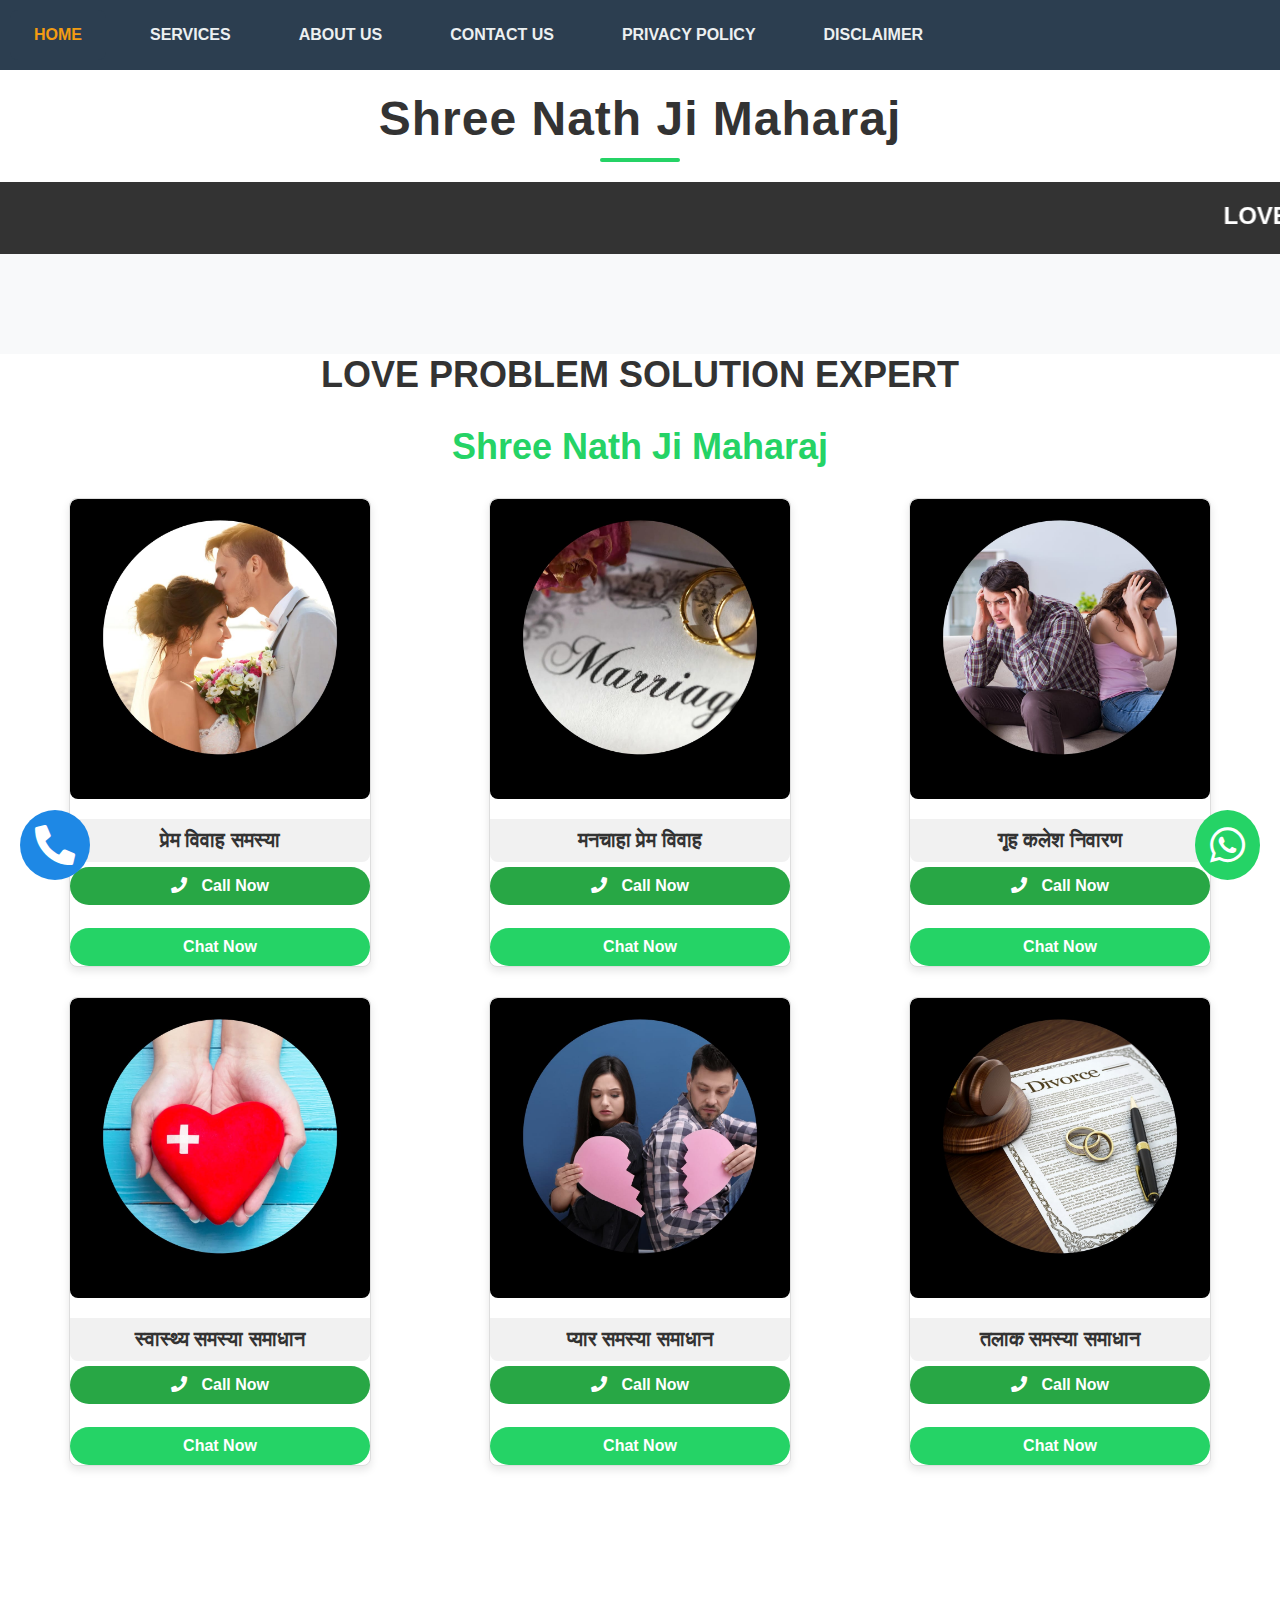
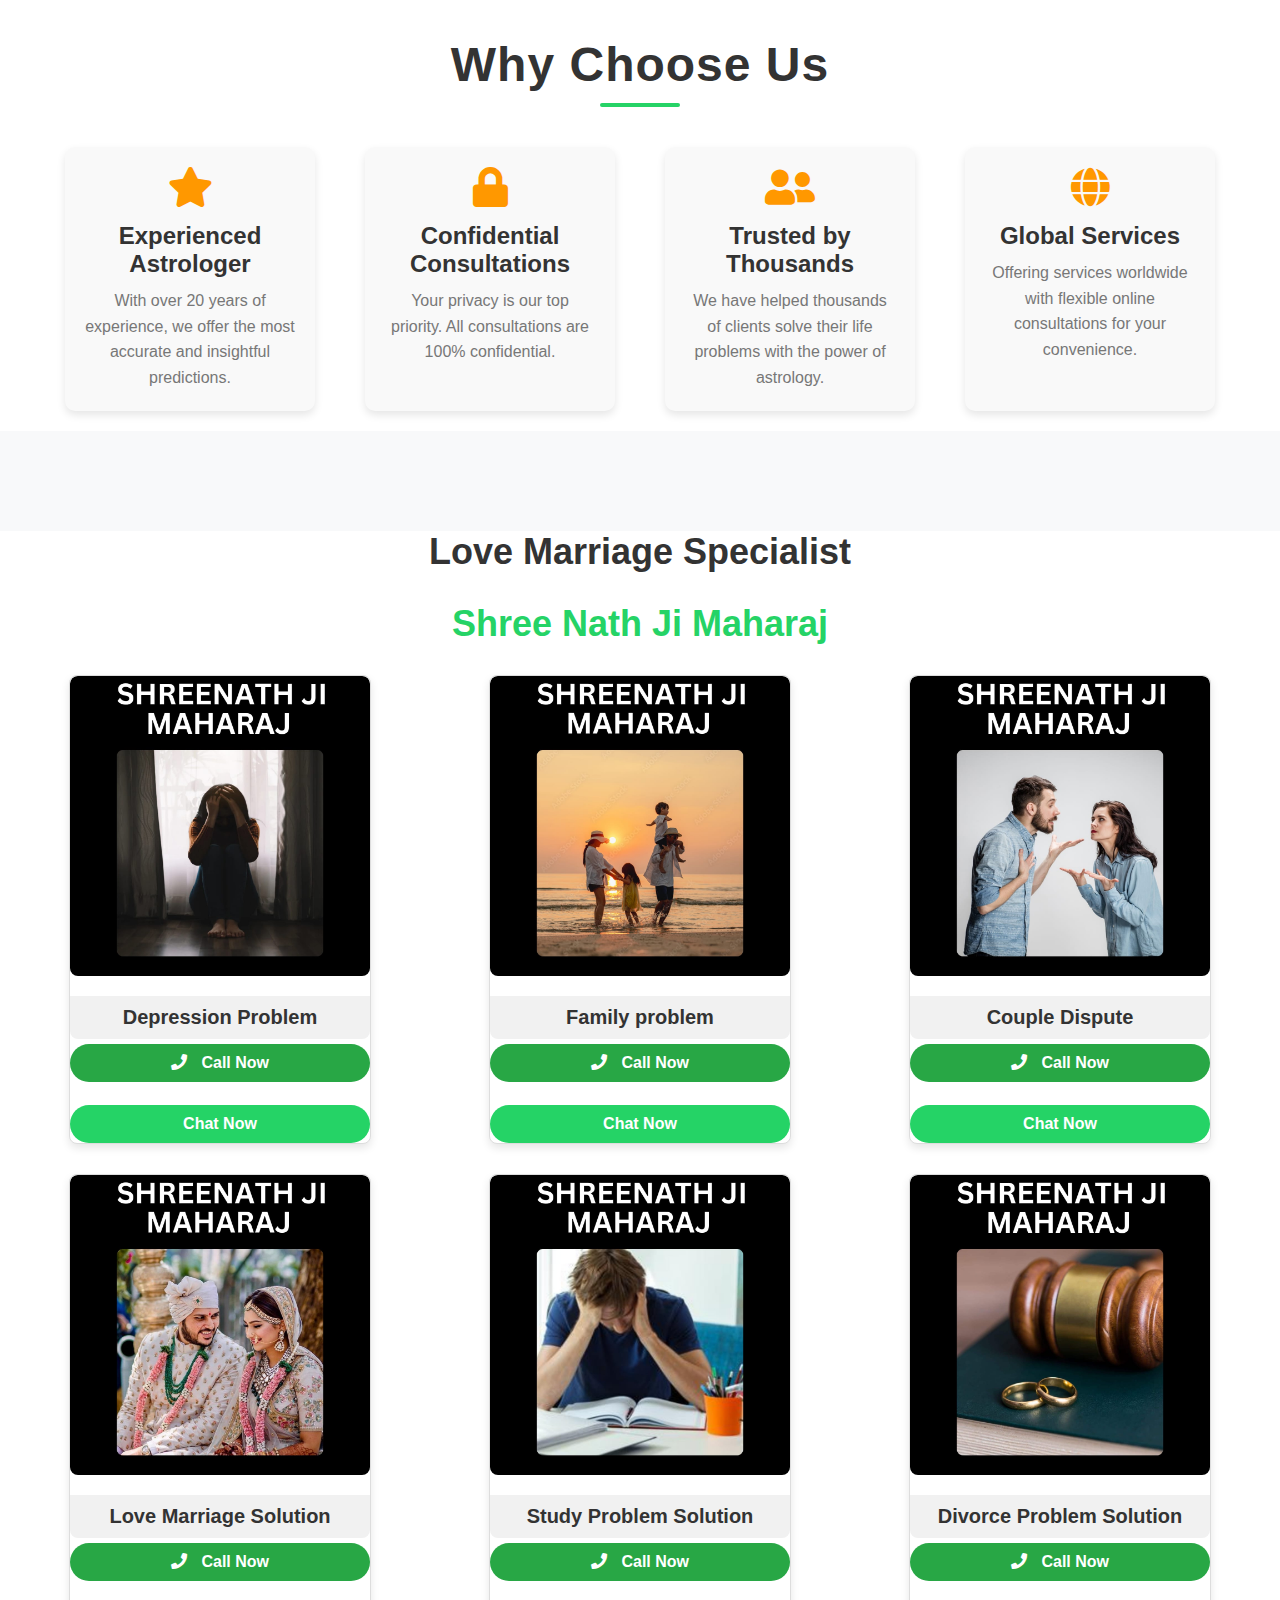
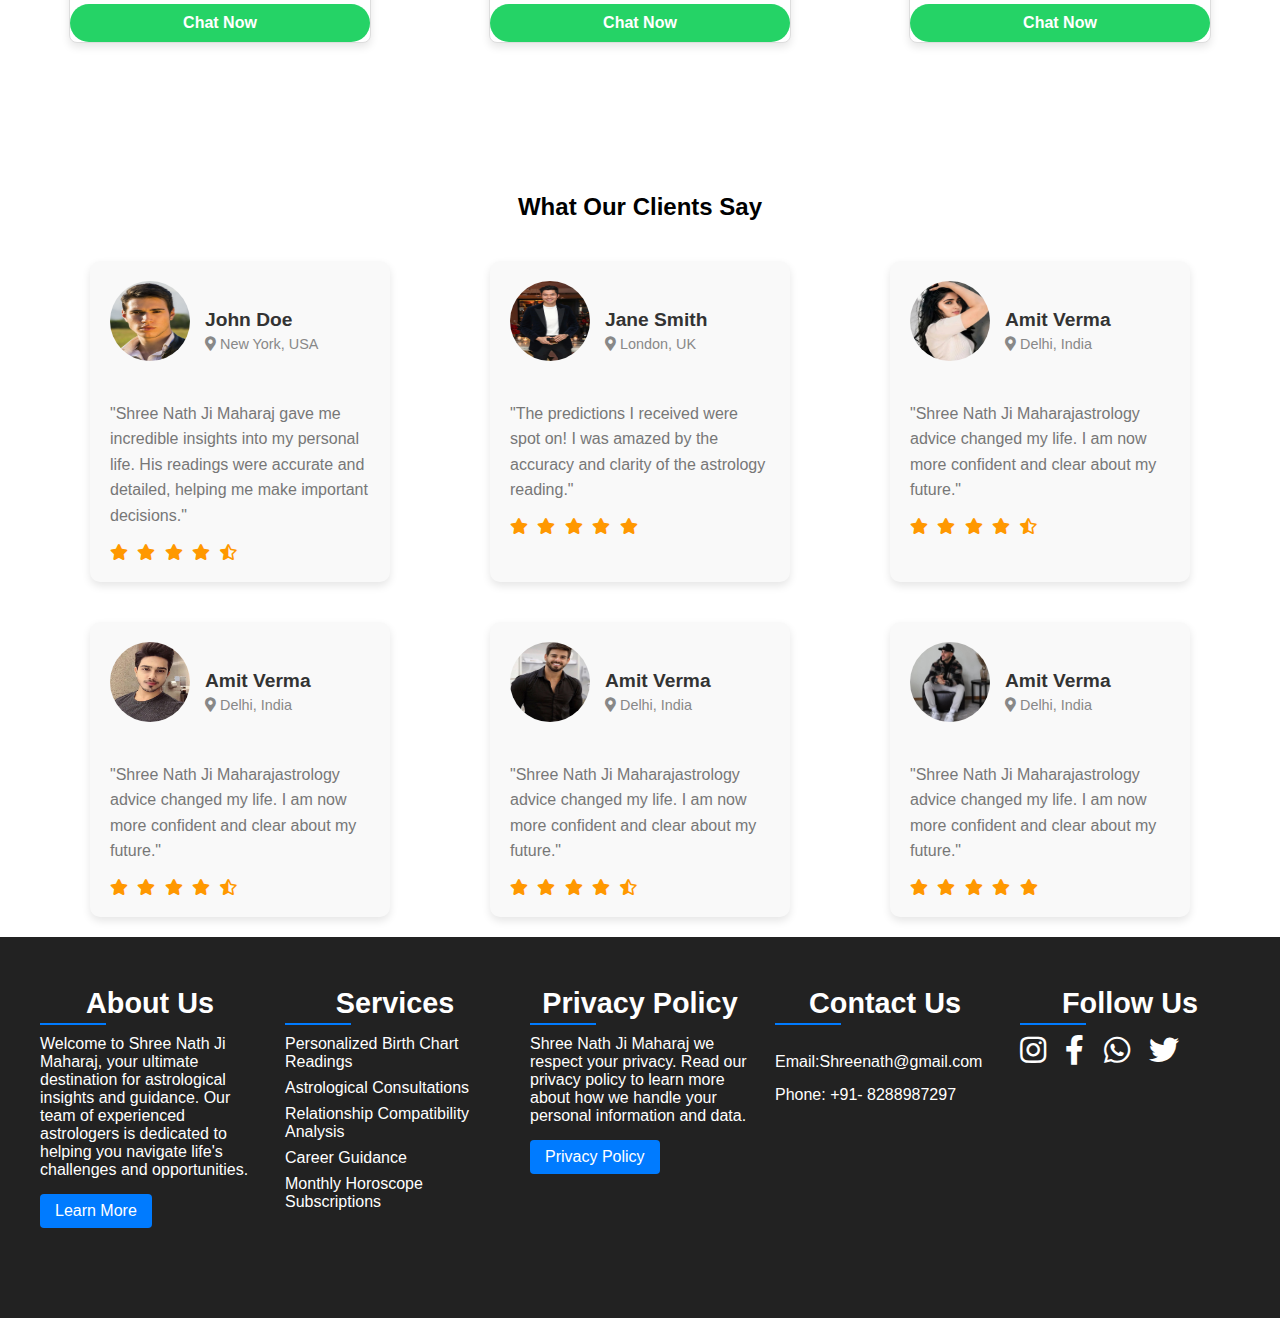
<file: Client Ads Web/index.html>
<!DOCTYPE html>
<html lang="en">
<head>
  <meta charset="UTF-8">
  <meta name="viewport" content="width=device-width, initial-scale=1.0">
  <title>Astrologer</title>
  <link rel="stylesheet" href="./index.css">
  <link rel="stylesheet" href="https://cdnjs.cloudflare.com/ajax/libs/font-awesome/5.15.4/css/all.min.css">
</head>
<body>
  <header>

    <div class="topnav" id="myTopnav">
      <a href="#" class="active">Home</a>
      <a href="./Pages/service.html">Services</a>
      <a href="./Pages/about.html">About US</a>
      <a href="./Pages/contact.html">Contact Us</a>
      <a href="./Pages/privacy.html">Privacy Policy</a>
      <a href="./Pages/disclaimer.html">Disclaimer</a>
      <a href="javascript:void(0);" class="icon" onclick="myFunction()">
        <i class="fa fa-bars"></i>
      </a>
    </div>
    
  
  </header>

 

  <h1 class="astro-heading">Shree Nath Ji Maharaj</h1>

  <section class="marquee-section">
    <marquee behavior="scroll" direction="left">
        Love Problem Solution • Health Problem Solution • Family Problem Solution • Career Problem Solution • Marriage Problem Solution
    </marquee>
</section>










<!-- Main -->

<div class="best-ser"></div>
<div class="container">
  <div class="best-sub">
    <h1>LOVE PROBLEM SOLUTION EXPERT</h1>
  </div>
  <div class="best-header">
    <h1>Shree Nath Ji Maharaj
    </h1>
  </div>
  <div class="row">
    <div class="col-sm-4">
      <div class="best-border">
        <div class="best-img">
          <a href="https://wa.link/5zvhmb">
            <img style="width: 300px;" src="images/marry.jpeg" alt=""></a>
        </div>
        <div class="best-title">
          प्रेम विवाह समस्या
        </div>
        <div class="best-call">
          <a href="tel:+91-8288987297">
            <i class="fa fa-phone"></i> Call Now
          </a>
        </div>
        <div class="best-what">
          <i class="fa fa-whatsapp"></i>
          <a href="https://wa.link/5zvhmb">Chat Now</a>
        </div>
      </div>
    </div>
    <div class="col-sm-4">
      <div class="best-border">
        <div class="best-img">
          <a href="https://wa.link/5zvhmb">
            <img style="width: 300px;" src="images/lmarry.jpeg" alt=""></a>
        </div>
        <div class="best-title">
          मनचाहा प्रेम विवाह
        </div>
        <div class="best-call">
          <a href="tel:+91-8288987297">
            <i class="fa fa-phone"></i> Call Now
          </a>
        </div>
        <div class="best-what">
          <i class="fa fa-whatsapp"></i>
          <a href="https://wa.link/5zvhmb">Chat Now</a>
        </div>
      </div>
    </div>
    <div class="col-sm-4">
      <div class="best-border">
        <div class="best-img">
          <a href="https://wa.link/5zvhmb">
            <img style="width: 300px;" src="images/family.jpeg" alt=""></a>
        </div>
        <div class="best-title">
          गृह कलेश निवारण
        </div>
        <div class="best-call">
          <a href="tel:+91-8288987297">
            <i class="fa fa-phone"></i> Call Now
          </a>
        </div>
        <div class="best-what">
          <i class="fa fa-whatsapp"></i>
          <a href="https://wa.link/5zvhmb">Chat Now</a>
        </div>
      </div>
    </div>

    <div class="col-sm-4">
      <div class="best-border">
        <div class="best-img">
          <a href="https://wa.link/5zvhmb">
            <img style="width: 300px;" src="images/health.jpeg" alt=""></a>
        </div>
        <div class="best-title">
          स्वास्थ्य समस्या समाधान
        </div>
        <div class="best-call">
          <a href="tel:+91-8288987297">
            <i class="fa fa-phone"></i> Call Now
          </a>
        </div>
        <div class="best-what">
          <i class="fa fa-whatsapp"></i>
          <a href="https://wa.link/5zvhmb">Chat Now</a>
        </div>
      </div>
    </div>

    <div class="col-sm-4">
      <div class="best-border">
        <div class="best-img">
          <a href="https://wa.link/5zvhmb">
            <img style="width: 300px;" src="images/break.jpeg" alt=""></a>
        </div>
        <div class="best-title">
          प्यार समस्या समाधान
        </div>
        <div class="best-call">
          <a href="tel:+91-8288987297">
            <i class="fa fa-phone"></i> Call Now
          </a>
        </div>
        <div class="best-what">
          <i class="fa fa-whatsapp"></i>
          <a href="https://wa.link/5zvhmb">Chat Now</a>
        </div>
      </div>
    </div>

    <div class="col-sm-4">
      <div class="best-border">
        <div class="best-img">
          <a href="https://wa.link/5zvhmb">
            <img style="width: 300px;" src="images/divo.jpeg" alt=""></a>
        </div>
        <div class="best-title">
          तलाक समस्या समाधान
        </div>
        <div class="best-call">
          <a href="tel:+91-8288987297">
            <i class="fa fa-phone"></i> Call Now
          </a>
        </div>
        <div class="best-what">
          <i class="fa fa-whatsapp"></i>
          <a href="https://wa.link/5zvhmb">Chat Now</a>
        </div>
      </div>
    </div>
    
    
  </div>

 
</div>

</div>



<section class="why-choose-us"></section>
  <div class="container">
      <h1 class="astro-heading">Why Choose Us</h1>
      <div class="features">
          <div class="feature">
              <i class="fas fa-star"></i>
              <h3>Experienced Astrologer</h3>
              <p>With over 20 years of experience, we offer the most accurate and insightful predictions.</p>
          </div>

          <div class="feature">
              <i class="fas fa-lock"></i>
              <h3>Confidential Consultations</h3>
              <p>Your privacy is our top priority. All consultations are 100% confidential.</p>
          </div>

          <div class="feature">
              <i class="fas fa-user-friends"></i>
              <h3>Trusted by Thousands</h3>
              <p>We have helped thousands of clients solve their life problems with the power of astrology.</p>
          </div>

          <div class="feature">
              <i class="fas fa-globe"></i>
              <h3>Global Services</h3>
              <p>Offering services worldwide with flexible online consultations for your convenience.</p>
          </div>
      </div>
  </div>
</section>



<div class="best-ser"></div>
<div class="container">
  <div class="best-sub">
    <h1>Love Marriage Specialist</h1>
  </div>
  <div class="best-header">
    <h1>Shree Nath Ji Maharaj
    </h1>
  </div>
  <div class="row">
    <div class="col-sm-4">
      <div class="best-border">
        <div class="best-img">
          <a href="https://wa.link/5zvhmb">
            <img style="width: 300px;" src="images/t2.jpeg" alt=""></a>
        </div>
        <div class="best-title">
          Depression Problem
        </div>
        <div class="best-call">
          <a href="tel:+91-8288987297">
            <i class="fa fa-phone"></i> Call Now
          </a>
        </div>
        <div class="best-what">
          <i class="fa fa-whatsapp"></i>
          <a href="https://wa.link/5zvhmb">Chat Now</a>
        </div>
      </div>
    </div>
    <div class="col-sm-4">
      <div class="best-border">
        <div class="best-img">
          <a href="https://wa.link/5zvhmb">
            <img style="width: 300px;" src="images/t3.jpeg" alt=""></a>
        </div>
        <div class="best-title">
          Family problem
        </div>
        <div class="best-call">
          <a href="tel:+91-8288987297">
            <i class="fa fa-phone"></i> Call Now
          </a>
        </div>
        <div class="best-what">
          <i class="fa fa-whatsapp"></i>
          <a href="https://wa.link/5zvhmb">Chat Now</a>
        </div>
      </div>
    </div>
    <div class="col-sm-4">
      <div class="best-border">
        <div class="best-img">
          <a href="https://wa.link/5zvhmb">
            <img style="width: 300px;" src="images/t4.jpeg" alt=""></a>
        </div>
        <div class="best-title">
          Couple Dispute
        </div>
        <div class="best-call">
          <a href="tel:+91-8288987297">
            <i class="fa fa-phone"></i> Call Now
          </a>
        </div>
        <div class="best-what">
          <i class="fa fa-whatsapp"></i>
          <a href="https://wa.link/5zvhmb">Chat Now</a>
        </div>
      </div>
    </div>

    <div class="col-sm-4">
      <div class="best-border">
        <div class="best-img">
          <a href="https://wa.link/5zvhmb">
            <img style="width: 300px;" src="images/t1.jpeg" alt=""></a>
        </div>
        <div class="best-title">
          Love Marriage Solution
        </div>
        <div class="best-call">
          <a href="tel:+91-8288987297">
            <i class="fa fa-phone"></i> Call Now
          </a>
        </div>
        <div class="best-what">
          <i class="fa fa-whatsapp"></i>
          <a href="https://wa.link/5zvhmb">Chat Now</a>
        </div>
      </div>
    </div>

    <div class="col-sm-4">
      <div class="best-border">
        <div class="best-img">
          <a href="https://wa.link/5zvhmb">
            <img style="width: 300px;" src="images/t5.jpeg" alt=""></a>
        </div>
        <div class="best-title">
          Study Problem Solution
        </div>
        <div class="best-call">
          <a href="tel:+91-8288987297">
            <i class="fa fa-phone"></i> Call Now
          </a>
        </div>
        <div class="best-what">
          <i class="fa fa-whatsapp"></i>
          <a href="https://wa.link/5zvhmb">Chat Now</a>
        </div>
      </div>
    </div>

    <div class="col-sm-4">
      <div class="best-border">
        <div class="best-img">
          <a href="https://wa.link/5zvhmb">
            <img style="width: 300px;" src="images/t7.jpeg" alt=""></a>
        </div>
        <div class="best-title">
          Divorce Problem Solution
        </div>
        <div class="best-call">
          <a href="tel:+91-8288987297">
            <i class="fa fa-phone"></i> Call Now
          </a>
        </div>
        <div class="best-what">
          <i class="fa fa-whatsapp"></i>
          <a href="https://wa.link/5zvhmb">Chat Now</a>
        </div>
      </div>
    </div>
    
    
  </div>

 
</div>

</div>





<!-- Customer -->

<section class="testimonials"></section>
  <div class="container">
      <h2>What Our Clients Say</h2>
      <div class="testimonial-boxes">

          <!-- Testimonial 1 -->
          <div class="testimonial">
              <div class="client-info">
                  <img src="images/c1.jpeg" alt="Client Image">
                  <div class="client-name">
                      <h3>John Doe</h3>
                      <p><i class="fas fa-map-marker-alt"></i> New York, USA</p>
                  </div>
              </div>
              <p class="client-review">
                  "Shree Nath Ji Maharaj gave me incredible insights into my personal life. His readings were accurate and detailed, helping me make important decisions."
              </p>
              <div class="client-rating">
                  <i class="fas fa-star"></i>
                  <i class="fas fa-star"></i>
                  <i class="fas fa-star"></i>
                  <i class="fas fa-star"></i>
                  <i class="fas fa-star-half-alt"></i>
              </div>
          </div>

          <!-- Testimonial 2 -->
          <div class="testimonial">
              <div class="client-info">
                  <img src="images/c2.jpeg" alt="Client Image">
                  <div class="client-name">
                      <h3>Jane Smith</h3>
                      <p><i class="fas fa-map-marker-alt"></i> London, UK</p>
                  </div>
              </div>
              <p class="client-review">
                  "The predictions I received were spot on! I was amazed by the accuracy and clarity of the astrology reading."
              </p>
              <div class="client-rating">
                  <i class="fas fa-star"></i>
                  <i class="fas fa-star"></i>
                  <i class="fas fa-star"></i>
                  <i class="fas fa-star"></i>
                  <i class="fas fa-star"></i>
              </div>
          </div>

          <!-- Testimonial 3 -->
          <div class="testimonial">
              <div class="client-info">
                  <img src="images/c3.jpeg" alt="Client Image">
                  <div class="client-name">
                      <h3>Amit Verma</h3>
                      <p><i class="fas fa-map-marker-alt"></i> Delhi, India</p>
                  </div>
              </div>
              <p class="client-review">
                  "Shree Nath Ji Maharajastrology advice changed my life. I am now more confident and clear about my future."
              </p>
              <div class="client-rating">
                  <i class="fas fa-star"></i>
                  <i class="fas fa-star"></i>
                  <i class="fas fa-star"></i>
                  <i class="fas fa-star"></i>
                  <i class="fas fa-star-half-alt"></i>
              </div>
          </div>

          <div class="testimonial">
            <div class="client-info">
                <img src="images/c4.jpeg" alt="Client Image">
                <div class="client-name">
                    <h3>Amit Verma</h3>
                    <p><i class="fas fa-map-marker-alt"></i> Delhi, India</p>
                </div>
            </div>
            <p class="client-review">
                "Shree Nath Ji Maharajastrology advice changed my life. I am now more confident and clear about my future."
            </p>
            <div class="client-rating">
                <i class="fas fa-star"></i>
                <i class="fas fa-star"></i>
                <i class="fas fa-star"></i>
                <i class="fas fa-star"></i>
                <i class="fas fa-star-half-alt"></i>
            </div>
        </div>

        <div class="testimonial">
          <div class="client-info">
              <img src="images/c5.jpeg" alt="Client Image">
              <div class="client-name">
                  <h3>Amit Verma</h3>
                  <p><i class="fas fa-map-marker-alt"></i> Delhi, India</p>
              </div>
          </div>
          <p class="client-review">
              "Shree Nath Ji Maharajastrology advice changed my life. I am now more confident and clear about my future."
          </p>
          <div class="client-rating">
              <i class="fas fa-star"></i>
              <i class="fas fa-star"></i>
              <i class="fas fa-star"></i>
              <i class="fas fa-star"></i>
              <i class="fas fa-star-half-alt"></i>
          </div>
      </div>

      <div class="testimonial">
        <div class="client-info">
            <img src="images/c6.jpeg" alt="Client Image">
            <div class="client-name">
                <h3>Amit Verma</h3>
                <p><i class="fas fa-map-marker-alt"></i> Delhi, India</p>
            </div>
        </div>
        <p class="client-review">
            "Shree Nath Ji Maharajastrology advice changed my life. I am now more confident and clear about my future."
        </p>
        <div class="client-rating">
            <i class="fas fa-star"></i>
            <i class="fas fa-star"></i>
            <i class="fas fa-star"></i>
            <i class="fas fa-star"></i>
            <i class="fas fa-star"></i>
            
        </div>
    </div>

      </div>
  </div>
</section>



<!-- This is my footer -->

<footer>
  <div class="footer-container">
    <div class="footer-section">
      <h2>About Us</h2>
      <p>Welcome to Shree Nath Ji Maharaj, your ultimate destination for astrological insights and guidance. Our team of experienced astrologers is dedicated to helping you navigate life's challenges and opportunities.</p>
      <a href="./Pages/about.html" class="know-more-btn">Learn More</a>
    </div>
    <div class="footer-section">
      <h2>Services</h2>
      <ul>
        <li><a href="#">Personalized Birth Chart Readings</a></li>
        <li><a href="#">Astrological Consultations</a></li>
        <li><a href="#">Relationship Compatibility Analysis</a></li>
        <li><a href="#">Career Guidance</a></li>
        <li><a href="#">Monthly Horoscope Subscriptions</a></li>
      </ul>
    </div>
    <div class="footer-section">
      <h2>Privacy Policy</h2>
      <p>Shree Nath Ji Maharaj we respect your privacy. Read our privacy policy to learn more about how we handle your personal information and data.</p>
      <a href="./Pages/privacy.html" class="know-more-btn">Privacy Policy</a>
    </div>
    <div class="footer-section">
      <h2>Contact Us</h2><br>
      <p>Email:Shreenath@gmail.com</p>
      <p>Phone: +91- 8288987297 </p>
    </div>
    <div class="footer-section">
      <h2>Follow Us</h2>
      <div class="social-links">
          <a href="" target="_blank">
              <i class="fab fa-instagram"></i>
          </a>
          <a href="https://www.facebook.com/" target="_blank">
              <i class="fab fa-facebook-f"></i>
          </a>
          <a href="https://wa.link/5zvhmb" target="_blank">
              <i class="fab fa-whatsapp"></i>
          </a>
          <a href="https://www.twitter.com/" target="_blank">
              <i class="fab fa-twitter"></i>
          </a>
      </div>
  </div>
  </div>
</footer>

   <!-- Call Icon on the left -->
   <a href="tel:+8288987297" class="floating-icon call-icon" title="Call Us">
    <i class="fas fa-phone-alt"></i>
</a>

<!-- WhatsApp Icon on the right -->
<a href="https://wa.link/5zvhmb" target="_blank" class="floating-icon whatsapp-icon" title="WhatsApp Us">
    <i class="fab fa-whatsapp"></i>
</a>







  <script src="index.js"></script>





  
</body>
</html>
</file>
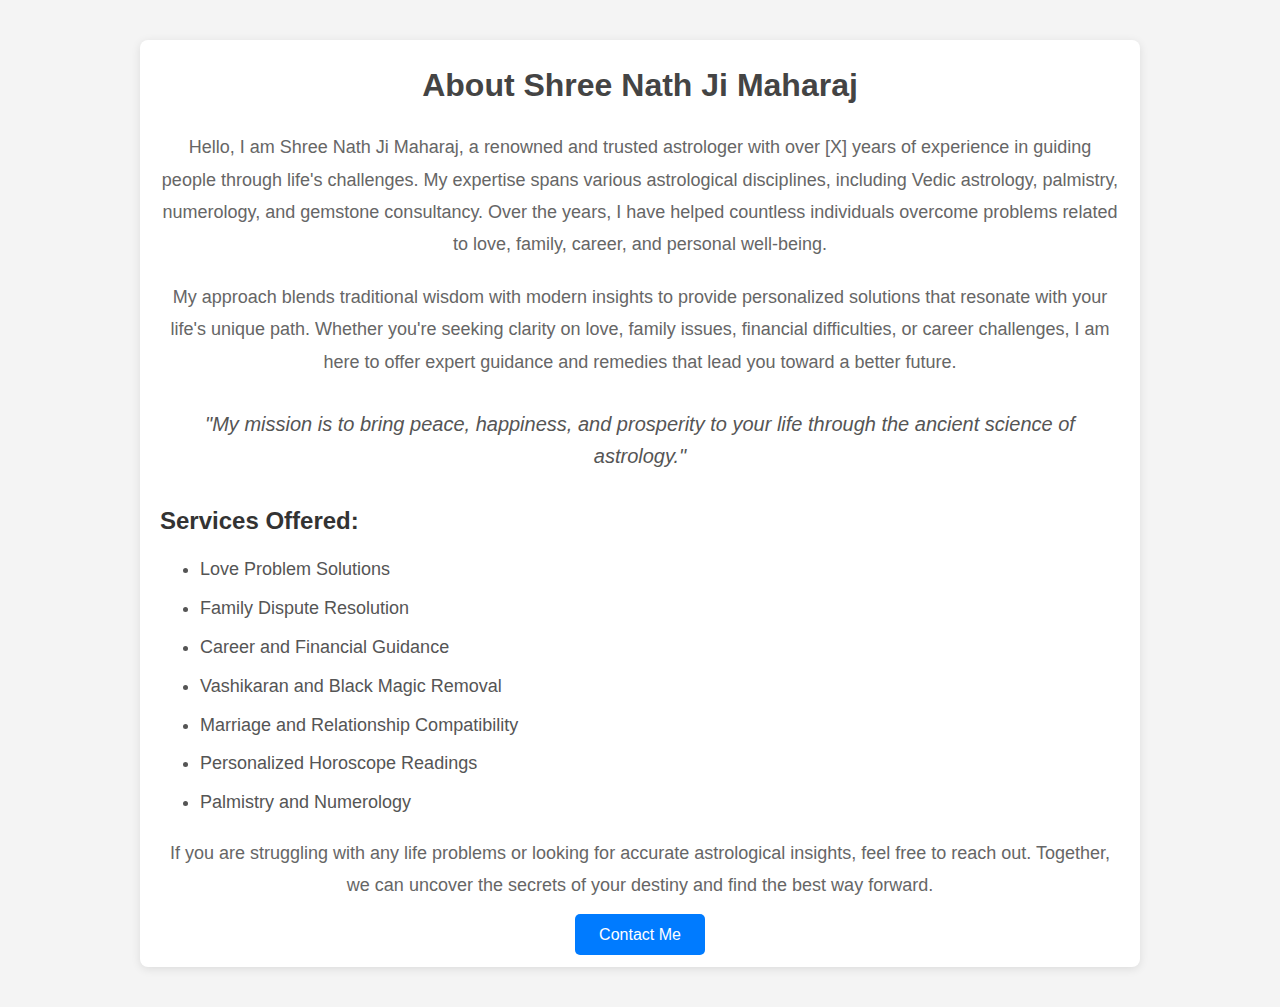
<file: Client Ads Web/Pages/about.html>
<!DOCTYPE html>
<html lang="en">
<head>
    <meta charset="UTF-8">
    <meta name="viewport" content="width=device-width, initial-scale=1.0">
    <title>About Us - Shree Nath Ji Maharaj</title>
    
    <style>
        * {
            margin: 0;
            padding: 0;
            box-sizing: border-box;
        }
        body {
            font-family: 'Roboto', sans-serif;
            background-color: #f4f4f4;
            line-height: 1.6;
            color: #333;
        }
        .about-container {
            max-width: 1000px;
            margin: 40px auto;
            background-color: white;
            padding: 20px;
            border-radius: 8px;
            box-shadow: 0 2px 10px rgba(0, 0, 0, 0.1);
            text-align: center;
        }
        h1 {
            margin-bottom: 20px;
            color: #444;
            font-size: 32px;
        }
        p {
            margin-bottom: 20px;
            font-size: 18px;
            line-height: 1.8;
            color: #666;
        }
        .mission {
            font-style: italic;
            font-size: 20px;
            margin: 30px 0;
            color: #555;
        }
        .about-image {
            margin: 30px auto;
            border-radius: 50%;
            width: 200px;
            height: 200px;
            object-fit: cover;
            box-shadow: 0 2px 8px rgba(0, 0, 0, 0.1);
        }
        .services-list {
            margin: 20px 0;
            text-align: left;
        }
        .services-list h2 {
            font-size: 24px;
            margin-bottom: 15px;
            color: #333;
        }
        .services-list ul {
            list-style-type: disc;
            margin-left: 40px;
        }
        .services-list ul li {
            font-size: 18px;
            color: #555;
            margin-bottom: 10px;
        }
        .contact-button {
            margin-top: 30px;
            background-color: #007BFF;
            color: white;
            padding: 12px 24px;
            font-size: 16px;
            text-decoration: none;
            border-radius: 5px;
            transition: background-color 0.3s ease;
        }
        .contact-button:hover {
            background-color: #0056b3;
        }
    </style>
</head>
<body>

    <div class="about-container">
        <h1>About Shree Nath Ji Maharaj</h1>

       

        <p>Hello, I am Shree Nath Ji Maharaj, a renowned and trusted astrologer with over [X] years of experience in guiding people through life's challenges. My expertise spans various astrological disciplines, including Vedic astrology, palmistry, numerology, and gemstone consultancy. Over the years, I have helped countless individuals overcome problems related to love, family, career, and personal well-being.</p>

        <p>My approach blends traditional wisdom with modern insights to provide personalized solutions that resonate with your life's unique path. Whether you're seeking clarity on love, family issues, financial difficulties, or career challenges, I am here to offer expert guidance and remedies that lead you toward a better future.</p>

        <div class="mission">
            "My mission is to bring peace, happiness, and prosperity to your life through the ancient science of astrology."
        </div>

        <div class="services-list">
            <h2>Services Offered:</h2>
            <ul>
                <li>Love Problem Solutions</li>
                <li>Family Dispute Resolution</li>
                <li>Career and Financial Guidance</li>
                <li>Vashikaran and Black Magic Removal</li>
                <li>Marriage and Relationship Compatibility</li>
                <li>Personalized Horoscope Readings</li>
                <li>Palmistry and Numerology</li>
            </ul>
        </div>

        <p>If you are struggling with any life problems or looking for accurate astrological insights, feel free to reach out. Together, we can uncover the secrets of your destiny and find the best way forward.</p>

        <a href="tel:8288987297" class="contact-button">Contact Me</a>

        
    </div>

</body>
</html>
</file>
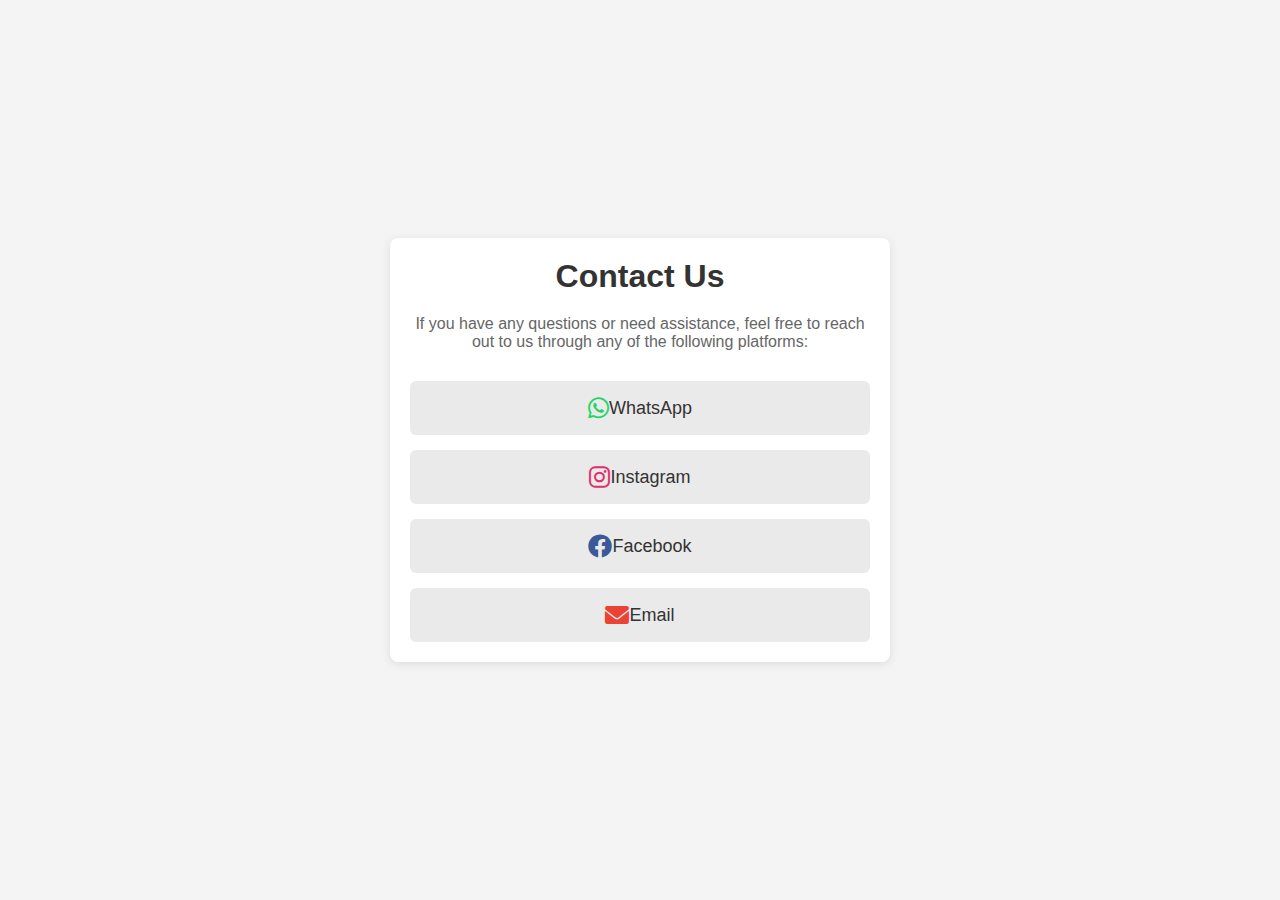
<file: Client Ads Web/Pages/contact.html>
<!DOCTYPE html>
<html lang="en">
<head>
    <meta charset="UTF-8">
    <meta name="viewport" content="width=device-width, initial-scale=1.0">
    <title>Contact Us</title>
    
    <!-- Font Awesome CDN for icons -->
    <link rel="stylesheet" href="https://cdnjs.cloudflare.com/ajax/libs/font-awesome/6.0.0-beta3/css/all.min.css">
    
    <style>
        * {
            margin: 0;
            padding: 0;
            box-sizing: border-box;
        }
        body {
            font-family: 'Roboto', sans-serif;
            background-color: #f4f4f4;
            display: flex;
            justify-content: center;
            align-items: center;
            height: 100vh;
            text-align: center;
        }
        .contact-container {
            background-color: white;
            padding: 20px;
            border-radius: 8px;
            box-shadow: 0 2px 10px rgba(0, 0, 0, 0.1);
            max-width: 500px;
            width: 100%;
        }
        h1 {
            margin-bottom: 20px;
            color: #333;
        }
        p {
            margin-bottom: 30px;
            color: #666;
        }
        .contact-methods {
            display: flex;
            flex-direction: column;
            gap: 15px;
        }
        .contact-item {
            display: flex;
            align-items: center;
            justify-content: center;
            gap: 10px;
            background-color: #eaeaea;
            padding: 15px;
            border-radius: 6px;
            transition: background-color 0.3s ease;
        }
        .contact-item:hover {
            background-color: #d1d1d1;
        }
        .contact-item a {
            text-decoration: none;
            font-size: 18px;
            font-weight: 500;
            color: #333;
            display: flex;
            align-items: center;
        }
        .contact-item i {
            font-size: 24px;
        }
        .whatsapp { color: #25D366; }
        .instagram { color: #E1306C; }
        .facebook { color: #3b5998; }
        .email { color: #EA4335; }
    </style>
</head>
<body>

    <div class="contact-container">
        <h1>Contact Us</h1>
        <p>If you have any questions or need assistance, feel free to reach out to us through any of the following platforms:</p>

        <div class="contact-methods">
            <!-- WhatsApp -->
            <div class="contact-item">
                <a href="https://wa.link/5zvhmb" target="_blank">
                    <i class="fab fa-whatsapp whatsapp"></i>
                    <span>WhatsApp</span>
                </a>
            </div>
            <!-- Instagram -->
            <div class="contact-item">
                <a href="https://www.instagram.com/yourprofile" target="_blank">
                    <i class="fab fa-instagram instagram"></i>
                    <span>Instagram</span>
                </a>
            </div>
            <!-- Facebook -->
            <div class="contact-item">
                <a href="https://www.facebook.com/yourprofile" target="_blank">
                    <i class="fab fa-facebook facebook"></i>
                    <span>Facebook</span>
                </a>
            </div>
            <!-- Email -->
            <div class="contact-item">
                <a href="Naveenacharyaacharya@gmail.com" target="_blank">
                    <i class="fas fa-envelope email"></i>
                    <span>Email</span>
                </a>
            </div>
        </div>
    </div>

</body>
</html>
</file>
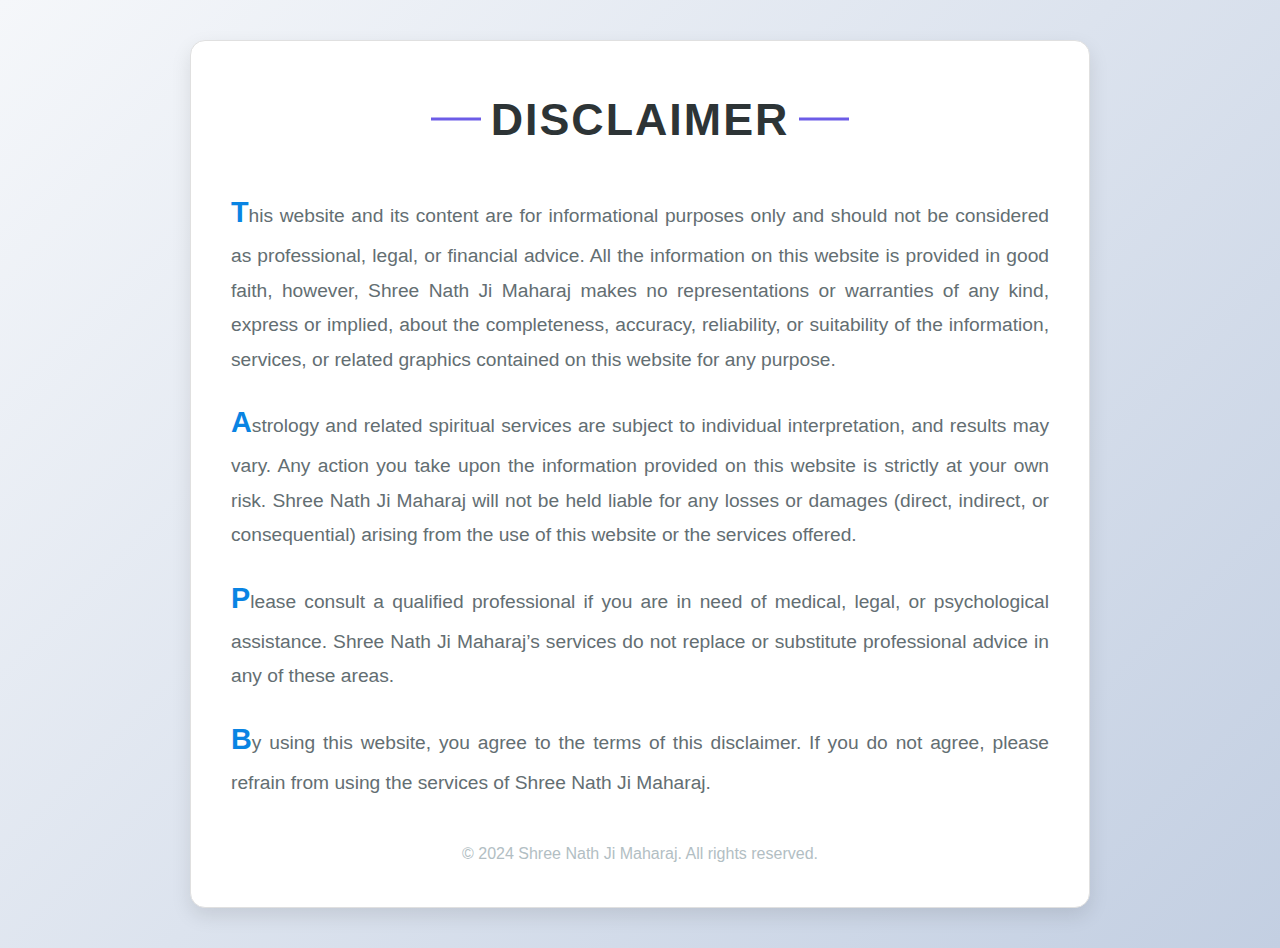
<file: Client Ads Web/Pages/disclaimer.html>
<!DOCTYPE html>
<html lang="en">
<head>
    <meta charset="UTF-8">
    <meta name="viewport" content="width=device-width, initial-scale=1.0">
    <meta http-equiv="X-UA-Compatible" content="IE=edge">
    <title>Disclaimer - Shree Nath Ji Maharaj</title>
    <style>
      /* Reset default margin and padding */
* {
    margin: 0;
    padding: 0;
    box-sizing: border-box;
}

body {
    font-family: 'Poppins', sans-serif;
    background: linear-gradient(135deg, #f5f7fa, #c3cfe2);
    color: #333;
    line-height: 1.7;
}

.container {
    max-width: 900px;
    margin: 40px auto;
    padding: 40px;
    background-color: #ffffff;
    box-shadow: 0 8px 20px rgba(0, 0, 0, 0.1);
    border-radius: 15px;
    border: 1px solid #e0e0e0;
}

header {
    text-align: center;
    margin-bottom: 30px;
}

header h1 {
    font-size: 2.8em;
    color: #2d3436;
    letter-spacing: 2px;
    text-transform: uppercase;
    position: relative;
    display: inline-block;
}

header h1::before, 
header h1::after {
    content: "";
    position: absolute;
    width: 50px;
    height: 3px;
    background-color: #6c5ce7;
    top: 50%;
    transform: translateY(-50%);
}

header h1::before {
    left: -60px;
}

header h1::after {
    right: -60px;
}

.disclaimer-content {
    font-size: 1.2em;
    color: #636e72;
    line-height: 1.8;
    margin-bottom: 40px;
}

.disclaimer-content p {
    margin-bottom: 20px;
    text-align: justify;
}

.disclaimer-content p::first-letter {
    font-size: 1.5em;
    color: #0984e3;
    font-weight: bold;
}

footer {
    text-align: center;
    margin-top: 30px;
    font-size: 1em;
    color: #b2bec3;
}

footer p {
    margin-top: 10px;
}

footer p a {
    color: #6c5ce7;
    text-decoration: none;
    font-weight: bold;
}

footer p a:hover {
    text-decoration: underline;
}

/* Add subtle hover effects on the container */
.container:hover {
    box-shadow: 0 12px 24px rgba(0, 0, 0, 0.15);
    transition: all 0.3s ease;
}

/* Responsive Design */
@media (max-width: 768px) {
    header h1 {
        font-size: 2.4em;
    }

    header h1::before, 
    header h1::after {
        width: 30px;
    }

    .container {
        padding: 30px;
    }

    .disclaimer-content {
        font-size: 1.1em;
    }
}

@media (max-width: 480px) {
    header h1 {
        font-size: 2em;
    }

    .container {
        padding: 20px;
    }

    .disclaimer-content {
        font-size: 1em;
    }
}

    </style>
</head>
<body>
    <div class="container">
        <header>
            <h1>Disclaimer</h1>
        </header>

        <section class="disclaimer-content">
            <p>This website and its content are for informational purposes only and should not be considered as professional, legal, or financial advice. All the information on this website is provided in good faith, however, Shree Nath Ji Maharaj makes no representations or warranties of any kind, express or implied, about the completeness, accuracy, reliability, or suitability of the information, services, or related graphics contained on this website for any purpose.</p>

            <p>Astrology and related spiritual services are subject to individual interpretation, and results may vary. Any action you take upon the information provided on this website is strictly at your own risk. Shree Nath Ji Maharaj will not be held liable for any losses or damages (direct, indirect, or consequential) arising from the use of this website or the services offered.</p>

            <p>Please consult a qualified professional if you are in need of medical, legal, or psychological assistance. Shree Nath Ji Maharaj’s services do not replace or substitute professional advice in any of these areas.</p>

            <p>By using this website, you agree to the terms of this disclaimer. If you do not agree, please refrain from using the services of Shree Nath Ji Maharaj.</p>
        </section>

        <footer>
            <p>&copy; 2024 Shree Nath Ji Maharaj. All rights reserved.</p>
        </footer>
    </div>
</body>
</html>
</file>
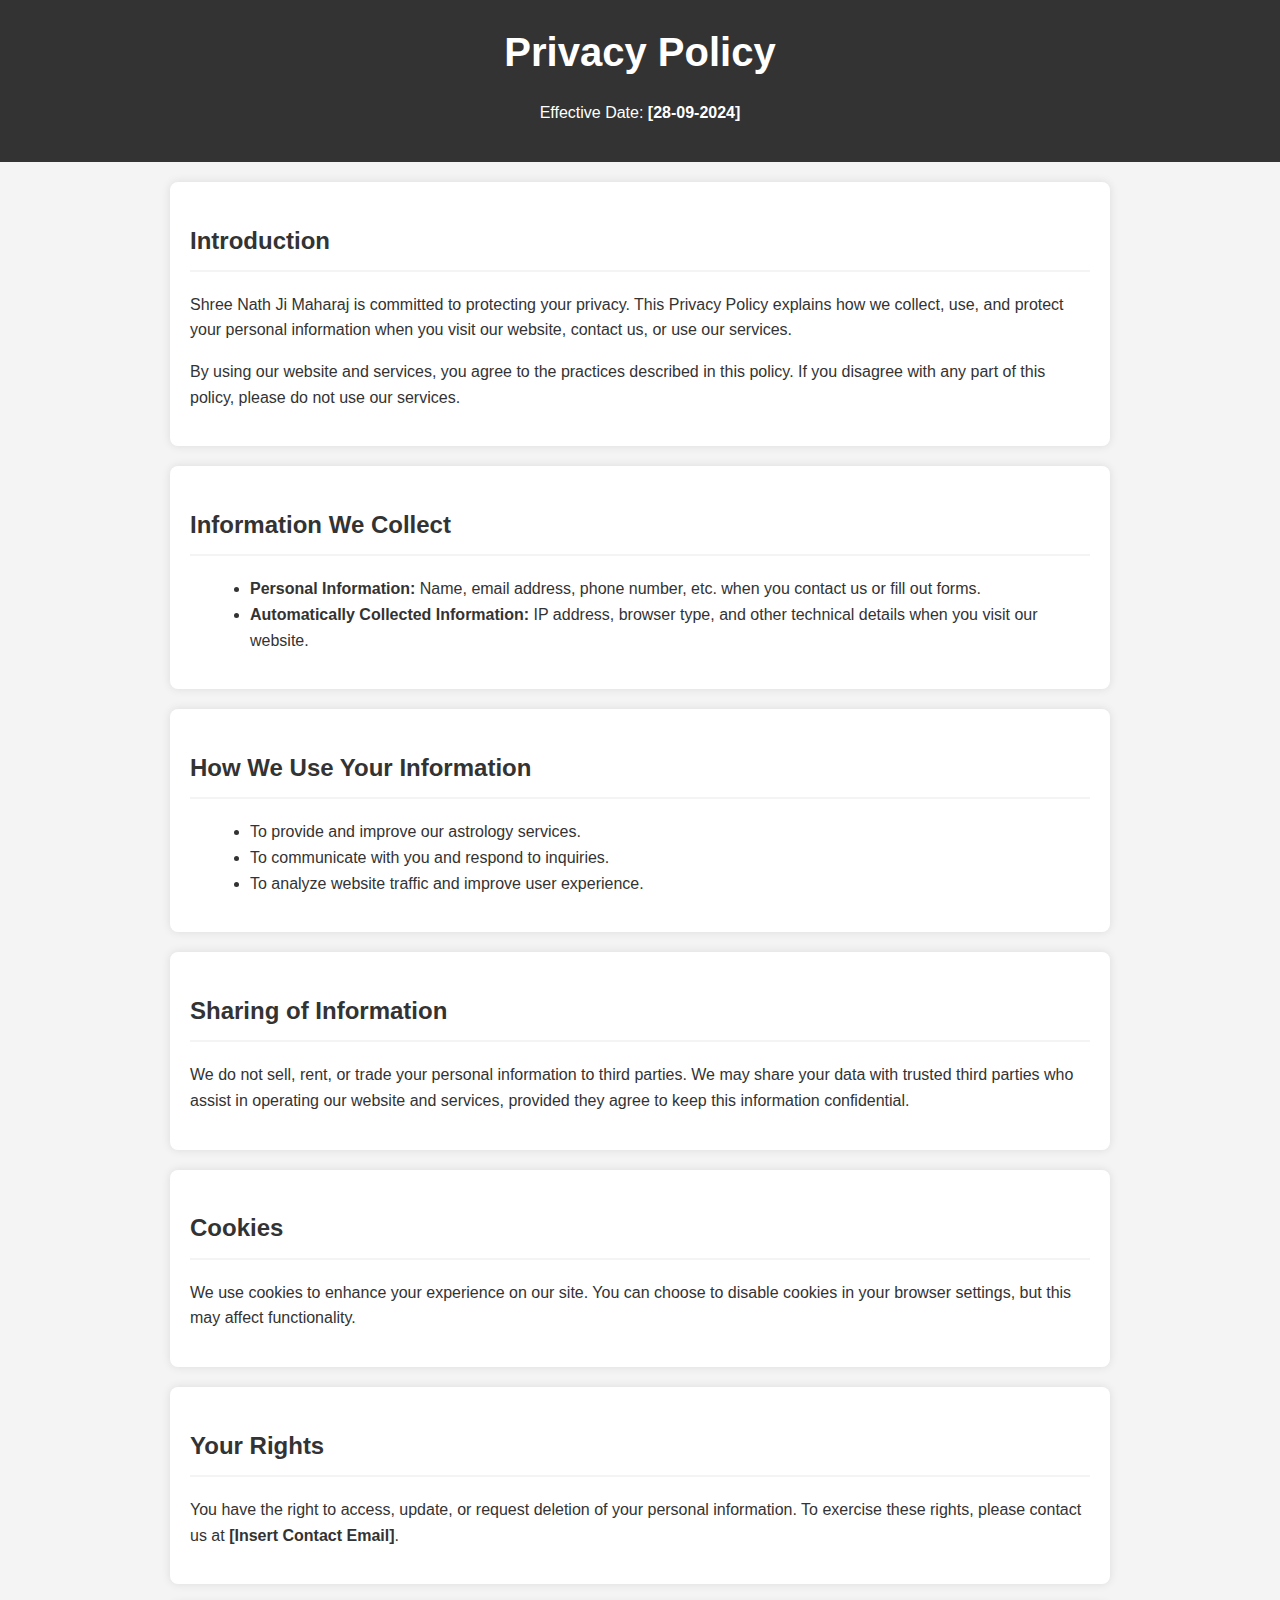
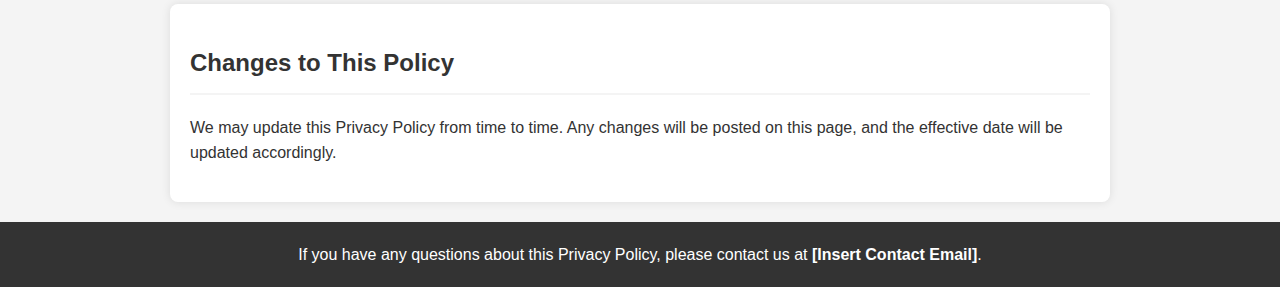
<file: Client Ads Web/Pages/privacy.html>
<!DOCTYPE html>
<html lang="en">
<head>
    <meta charset="UTF-8">
    <meta name="viewport" content="width=device-width, initial-scale=1.0">
    <meta http-equiv="X-UA-Compatible" content="ie=edge">
    <title>Privacy Policy | Shree Nath Ji Maharaj</title>
    <style>
      body {
    font-family: Arial, sans-serif;
    margin: 0;
    padding: 0;
    background-color: #f4f4f4;
    color: #333;
    line-height: 1.6;
}

header {
    background-color: #333;
    color: #fff;
    padding: 20px;
    text-align: center;
}

h1 {
    margin: 0;
    font-size: 2.5em;
}

section {
    margin: 20px auto;
    padding: 20px;
    background-color: #fff;
    max-width: 900px;
    border-radius: 8px;
    box-shadow: 0 0 10px rgba(0,0,0,0.1);
}

h2 {
    color: #333;
    border-bottom: 2px solid #f4f4f4;
    padding-bottom: 10px;
}

ul {
    list-style: disc;
    margin-left: 20px;
}

footer {
    text-align: center;
    padding: 20px;
    background-color: #333;
    color: #fff;
    margin-top: 20px;
}

footer p {
    margin: 0;
}

    </style>
</head>
<body>
    <header>
        <h1>Privacy Policy</h1>
        <p>Effective Date: <strong>[28-09-2024]</strong></p>
    </header>

    <section>
        <h2>Introduction</h2>
        <p>Shree Nath Ji Maharaj  is committed to protecting your privacy. This Privacy Policy explains how we collect, use, and protect your personal information when you visit our website, contact us, or use our services.</p>
        <p>By using our website and services, you agree to the practices described in this policy. If you disagree with any part of this policy, please do not use our services.</p>
    </section>

    <section>
        <h2>Information We Collect</h2>
        <ul>
            <li><strong>Personal Information:</strong> Name, email address, phone number, etc. when you contact us or fill out forms.</li>
            <li><strong>Automatically Collected Information:</strong> IP address, browser type, and other technical details when you visit our website.</li>
        </ul>
    </section>

    <section>
        <h2>How We Use Your Information</h2>
        <ul>
            <li>To provide and improve our astrology services.</li>
            <li>To communicate with you and respond to inquiries.</li>
            <li>To analyze website traffic and improve user experience.</li>
        </ul>
    </section>

    <section>
        <h2>Sharing of Information</h2>
        <p>We do not sell, rent, or trade your personal information to third parties. We may share your data with trusted third parties who assist in operating our website and services, provided they agree to keep this information confidential.</p>
    </section>

    <section>
        <h2>Cookies</h2>
        <p>We use cookies to enhance your experience on our site. You can choose to disable cookies in your browser settings, but this may affect functionality.</p>
    </section>

    <section>
        <h2>Your Rights</h2>
        <p>You have the right to access, update, or request deletion of your personal information. To exercise these rights, please contact us at <strong>[Insert Contact Email]</strong>.</p>
    </section>

    <section>
        <h2>Changes to This Policy</h2>
        <p>We may update this Privacy Policy from time to time. Any changes will be posted on this page, and the effective date will be updated accordingly.</p>
    </section>

    <footer>
        <p>If you have any questions about this Privacy Policy, please contact us at <strong>[Insert Contact Email]</strong>.</p>
    </footer>
</body>
</html>
</file>
<file: Client Ads Web/index.css>
* {
  margin: 0;
  padding: 0;
  box-sizing: border-box;
  font-family: Assistant, -apple-system, BlinkMacSystemFont, Segoe UI, Roboto,
    Helvetica, Arial, sans-serif;
    
}

.topnav {
  overflow: hidden;
  background-color: #2c3e50; /* Dark Blue-Gray Background */
}

.topnav a {
  float: left;
  display: block;
  color: #ecf0f1; /* Light Gray Text */
  font-weight: 700;
  text-transform: uppercase;
  text-align: center;
  padding: 16px 24px;
  text-decoration: none;
  font-size: 16px;
  border-radius: 8px;
  margin: 10px;
  transition: background-color 0.3s ease, border-bottom 0.3s ease,
    color 0.3s ease;
}

.topnav a:hover {
  background-color: #34495e; /* Slightly lighter Blue-Gray on Hover */
  border-bottom: 4px solid #e74c3c; /* Bright Red Underline on Hover */
}

.topnav a.active {
  color: #f39c12; /* Golden Yellow for Active Link */
  background-color: #2c3e50; /* Match Background Color */
}

.topnav .icon {
  display: none;
}

@media screen and (max-width: 600px) {
  .topnav a:not(:first-child) {
    display: none;
  }
  .topnav a.icon {
    float: right;
    display: block;
    padding: 16px;
    font-size: 18px;
    color: #ecf0f1; /* Light Gray for Icon */
    cursor: pointer;
  }
}

@media screen and (max-width: 600px) {
  .topnav.responsive {
    position: relative;
  }
  .topnav.responsive .icon {
    position: absolute;
    right: 0;
    top: 0;
    z-index: 1;
  }
  .topnav.responsive a {
    float: none;
    display: block;
    text-align: left;
    padding: 16px;
    background-color: #34495e; /* Background for mobile menu items */
    color: #ecf0f1; /* Text color for mobile menu items */
  }
}

.grid-container {
  display: grid;
  grid-template-columns: repeat(3, 1fr);
  gap: 20px;
  padding: 20px;
}

.grid-item {
  background-color: #f0f0f0;
  border: 2px solid #ccc;
  border-radius: 8px;
  padding: 20px;
  text-align: center;
  box-shadow: 0 4px 8px rgba(0, 0, 0, 0.1);
}

h2 {
  margin-bottom: 20px;
}

img {
  max-width: 100%;
  height: auto;
  margin-bottom: 20px;
  border-radius: 8px;
}

button {
  width: 100%;
  padding: 10px;
  border: none;
  border-radius: 5px;
  margin: 10px 0;
  cursor: pointer;
  font-size: 16px;
}

.call-btn {
  background-color: #4caf50;
  color: white;
}

.whatsapp-btn {
  background-color: #25d366;
  color: white;
}

/* Responsive design */
@media (max-width: 768px) {
  .grid-container {
    grid-template-columns: repeat(2, 1fr);
  }
}

@media (max-width: 480px) {
  .grid-container {
    grid-template-columns: 1fr;
  }
}

.form-container {
  max-width: 600px;
  margin: 50px auto;
  padding: 20px;
  background-color: #f9f9f9;
  border-radius: 10px;
  box-shadow: 0 4px 8px rgba(0, 0, 0, 0.1);
}

h2 {
  text-align: center;
  margin-bottom: 20px;
}

form {
  display: flex;
  flex-direction: column;
}

label {
  margin: 10px 0 5px;
  font-weight: bold;
}

input,
select,
textarea {
  padding: 10px;
  margin-bottom: 20px;
  border: 2px solid #ccc;
  border-radius: 5px;
  font-size: 16px;
  width: 100%;
}

textarea {
  resize: vertical;
}

button {
  padding: 12px;
  border: none;
  border-radius: 5px;
  font-size: 16px;
  cursor: pointer;
  margin-bottom: 10px;
  width: 100%;
}

.submit-btn {
  background-color: #007bff;
  color: white;
}

.call-btn {
  background-color: #4caf50;
  color: white;
}

/* Responsive design */
@media (max-width: 600px) {
  .form-container {
    padding: 15px;
  }

  button {
    font-size: 14px;
  }
}

* {
  margin: 0;
  padding: 0;
  box-sizing: border-box;
}

body {
  font-family: Arial, sans-serif;
}


/* Basic styling for the H1 */
.astro-heading {
  font-family: "Poppins", sans-serif; /* Use a modern and clean font */
  font-size: 48px; /* Large size for desktop */
  font-weight: 700; /* Bold for emphasis */
  color: #333; /* Dark gray for a professional look */
  text-align: center; /* Center align the heading */
  margin-top: 20px; /* Add space above the heading */
  margin-bottom: 20px; /* Space below the heading */
  line-height: 1.2; /* Improve readability with slightly increased line spacing */
  letter-spacing: 1px; /* Slightly spaced letters for better aesthetics */
}

/* Decorative underline effect */
.astro-heading::after {
  content: "";
  display: block;
  width: 80px;
  height: 4px;
  background-color: #25d366; /* Matches WhatsApp button or use any theme color */
  margin: 10px auto; /* Center it and give some space from the heading */
  border-radius: 2px; /* Rounded edges for the underline */
}

/* Responsive adjustments */
@media (max-width: 768px) {
  .astro-heading {
    font-size: 36px; /* Reduce size for tablet devices */
  }
}

@media (max-width: 480px) {
  .astro-heading {
    font-size: 28px; /* Further reduce size for mobile devices */
  }
}

/* Main */

/* General Styles for Container */
.best-ser {
  background-color: #f8f9fa;
  padding: 50px 0;
}

.best-sub h1,
.best-header h1 {
  text-align: center;
  font-family: "Poppins", sans-serif;
  font-size: 36px;
  font-weight: 700;
  margin-bottom: 30px;
  color: #333;
}

.best-header h1 {
  color: #25d366; /* Custom color for the name */
}

/* Grid system for items */
.row {
  display: flex;
  flex-wrap: wrap;
  gap: 5%;
  justify-content: space-around;
}

/* Best Border for each item box */
.best-border {
  border: 1px solid #ddd;
  border-radius: 8px;
  overflow: hidden;
  background-color: #fff;
  box-shadow: 0 4px 8px rgba(0, 0, 0, 0.1);
  margin-bottom: 30px;
  transition: transform 0.3s, box-shadow 0.3s;
}

.best-border:hover {
  transform: translateY(-5px);
  box-shadow: 0 8px 16px rgba(0, 0, 0, 0.2);
}

/* Image Styling */
.best-img img {
  width: 100%;
  height: auto;
  display: block;
}

/* Title Styles */
.best-title,
.best-titl {
  font-size: 20px;
  font-weight: 600;
  color: #333;
  text-align: center;
  margin-top: 15px;
  padding: 10px;
  background-color: #f1f1f1;
  border-bottom-left-radius: 8px;
  border-bottom-right-radius: 8px;
}

/* Call and WhatsApp Buttons */
.best-call a,
.best-what a {
  display: block;
  text-align: center;
  font-size: 16px;
  font-weight: 600;
  padding: 10px;
  margin-top: 5px;

  color: white;
  border-radius: 25px;
  text-decoration: none;
  transition: background-color 0.3s ease;
}

.best-call a {
  background-color: #28a745;
}

.best-call a:hover {
  background-color: #218838;
}

.best-what a {
  background-color: #25d366;
}

.best-what a:hover {
  background-color: #1ebc57;
}

/* Font Awesome Icon */
.best-call i,
.best-what i {
  margin-right: 10px;
}

/* Responsive Styles */
@media (max-width: 768px) {
  .best-sub h1,
  .best-header h1 {
    font-size: 28px;
  }

  .col-sm-4,
  .col-sm-3 {
    flex: 0 0 48%;
    max-width: 48%;
    margin-bottom: 20px;
  }
}

@media (max-width: 576px) {
  .col-sm-4,
  .col-sm-3 {
    flex: 0 0 100%;
    max-width: 100%;
  }

  .best-title,
  .best-titl {
    font-size: 18px;
  }
}

/* Footer Css */

/* Footer styling */
footer {
  background-color: #222;
  padding: 50px 0;
}

.footer-container {
  display: flex;
  justify-content: space-between;
  align-items: flex-start;
  flex-wrap: wrap;
  max-width: 1200px;
  margin: 0 auto;
  color: white;
}

.footer-section {
  width: calc(20% - 20px);
  margin-bottom: 40px;
  color: #fff;
}

.footer-section h2 {
  font-size: 1.8em; /* Increase font size */
  margin-bottom: 15px;
  position: relative;
  color: white;
}



.footer-section h2::after {
  content: "";
  position: absolute;
  bottom: -5px;
  left: 0;
  width: 30%;
  height: 2px;
  background-color: #007bff; /* Use the accent color */
  color: white;
}

.footer-section p {
  margin-bottom: 15px;
  color: white;
}

.know-more-btn {
  display: inline-block;
  padding: 8px 15px;
  background-color: #007bff;
  color: #fff;
  text-decoration: none;
  border-radius: 4px;
  transition: background-color 0.3s ease;
}

.know-more-btn:hover {
  background-color: #0056b3;
}

/* Service links styling */
.footer-section ul {
  list-style: none;
  padding: 0;
}

.footer-section ul li {
  margin-bottom: 8px;
}

.footer-section ul li a {
  color: white;
  text-decoration: none;
  transition: color 0.3s ease;
}

.footer-section ul li a:hover {
  color: #fff;
}

/* Social icons styling */
.social-links a {
  display: inline-block;
  margin-right: 15px;
  color: #fff;
  text-decoration: none;
}

.social-links i {
  font-size: 30px;
}

.social-links a i:hover {
  color: #007bff;
}

/* Responsive layout */
@media (max-width: 1200px) {
  .footer-section {
    width: calc(33.33% - 20px);
  }
}

@media (max-width: 768px) {
  .footer-section {
    width: calc(50% - 20px);
  }
}

@media (max-width: 576px) {
  .footer-section {
    width: 100%;
  }
}


/* Why choose us */


.why-choose-us {
  background-color: #fff;
  padding: 60px 20px;
  text-align: center;
}

.why-choose-us h2 {
  font-size: 2.5em;
  margin-bottom: 30px;
  color: #333;
}

.container {
  max-width: 1200px;
  margin: 0 auto;
}

.features {
  display: flex;
  flex-wrap: wrap;
  justify-content: space-around;
}

.feature {
  background-color: #f9f9f9;
  border-radius: 10px;
  width: 250px;
  margin: 20px;
  padding: 20px;
  text-align: center;
  box-shadow: 0 4px 8px rgba(0, 0, 0, 0.1);
  transition: transform 0.3s ease;
}

.feature:hover {
  transform: translateY(-10px);
}

.feature i {
  font-size: 2.5em;
  color: #ff9800;
  margin-bottom: 15px;
}

.feature h3 {
  font-size: 1.5em;
  color: #333;
  margin-bottom: 10px;
}

.feature p {
  font-size: 1em;
  color: #777;
  line-height: 1.6;
}



/* Feedback */


.testimonials {
  background-color: #fff;
  padding: 60px 20px;
  text-align: center;
}

.testimonials h2 {
  font-size: 2.5em;
  color: #333;
  margin-bottom: 40px;
}

.container {
  max-width: 1200px;
  margin: 0 auto;
}

.testimonial-boxes {
  display: flex;
  flex-wrap: wrap;
  justify-content: space-around;
}

.testimonial {
  background-color: #f9f9f9;
  width: 300px;
  margin: 20px;
  padding: 20px;
  border-radius: 10px;
  box-shadow: 0 4px 8px rgba(0, 0, 0, 0.1);
  transition: transform 0.3s ease;
}

.testimonial:hover {
  transform: translateY(-10px);
}

.client-info {
  display: flex;
  align-items: center;
  margin-bottom: 20px;
}

.client-info img {
  border-radius: 50%;
  width: 80px;
  height: 80px;
  margin-right: 15px;
}

.client-name h3 {
  font-size: 1.2em;
  margin: 0;
  color: #333;
}

.client-name p {
  font-size: 0.9em;
  color: #888;
  margin: 5px 0 0 0;
}

.client-review {
  font-size: 1em;
  color: #777;
  line-height: 1.6;
  margin-bottom: 15px;
}

.client-rating {
  color: #ff9800;
}

.client-rating i {
  margin-right: 5px;
}



/* Marquuee tag */


.marquee-section {
  background-color: #333;
  padding: 20px 0;
}

marquee {
  font-size: 1.5em;
  color: #fff;
  font-weight: bold;
  text-transform: uppercase;
}


/* Call */


.floating-icon {
  position: fixed;
  bottom: 20px;
  z-index: 1000;
  font-size: 2.5em;
  color: #fff;
  padding: 15px;
  border-radius: 50%;
  background-color: #25D366;
  display: flex;
  align-items: center;
  justify-content: center;
  text-decoration: none;
  transition: background-color 0.3s ease;
}

.call-icon {
  left: 20px;
  background-color: #1E88E5; /* Blue for Call */
}

.whatsapp-icon {
  right: 20px;
}

.floating-icon:hover {
  background-color: #ff9800; /* Orange on hover */
}

/* Make the icons smaller on mobile */
@media (max-width: 600px) {
  .floating-icon {
      font-size: 1.8em;
      padding: 10px;
  }
}



/* Apna Dimag */
</file>
